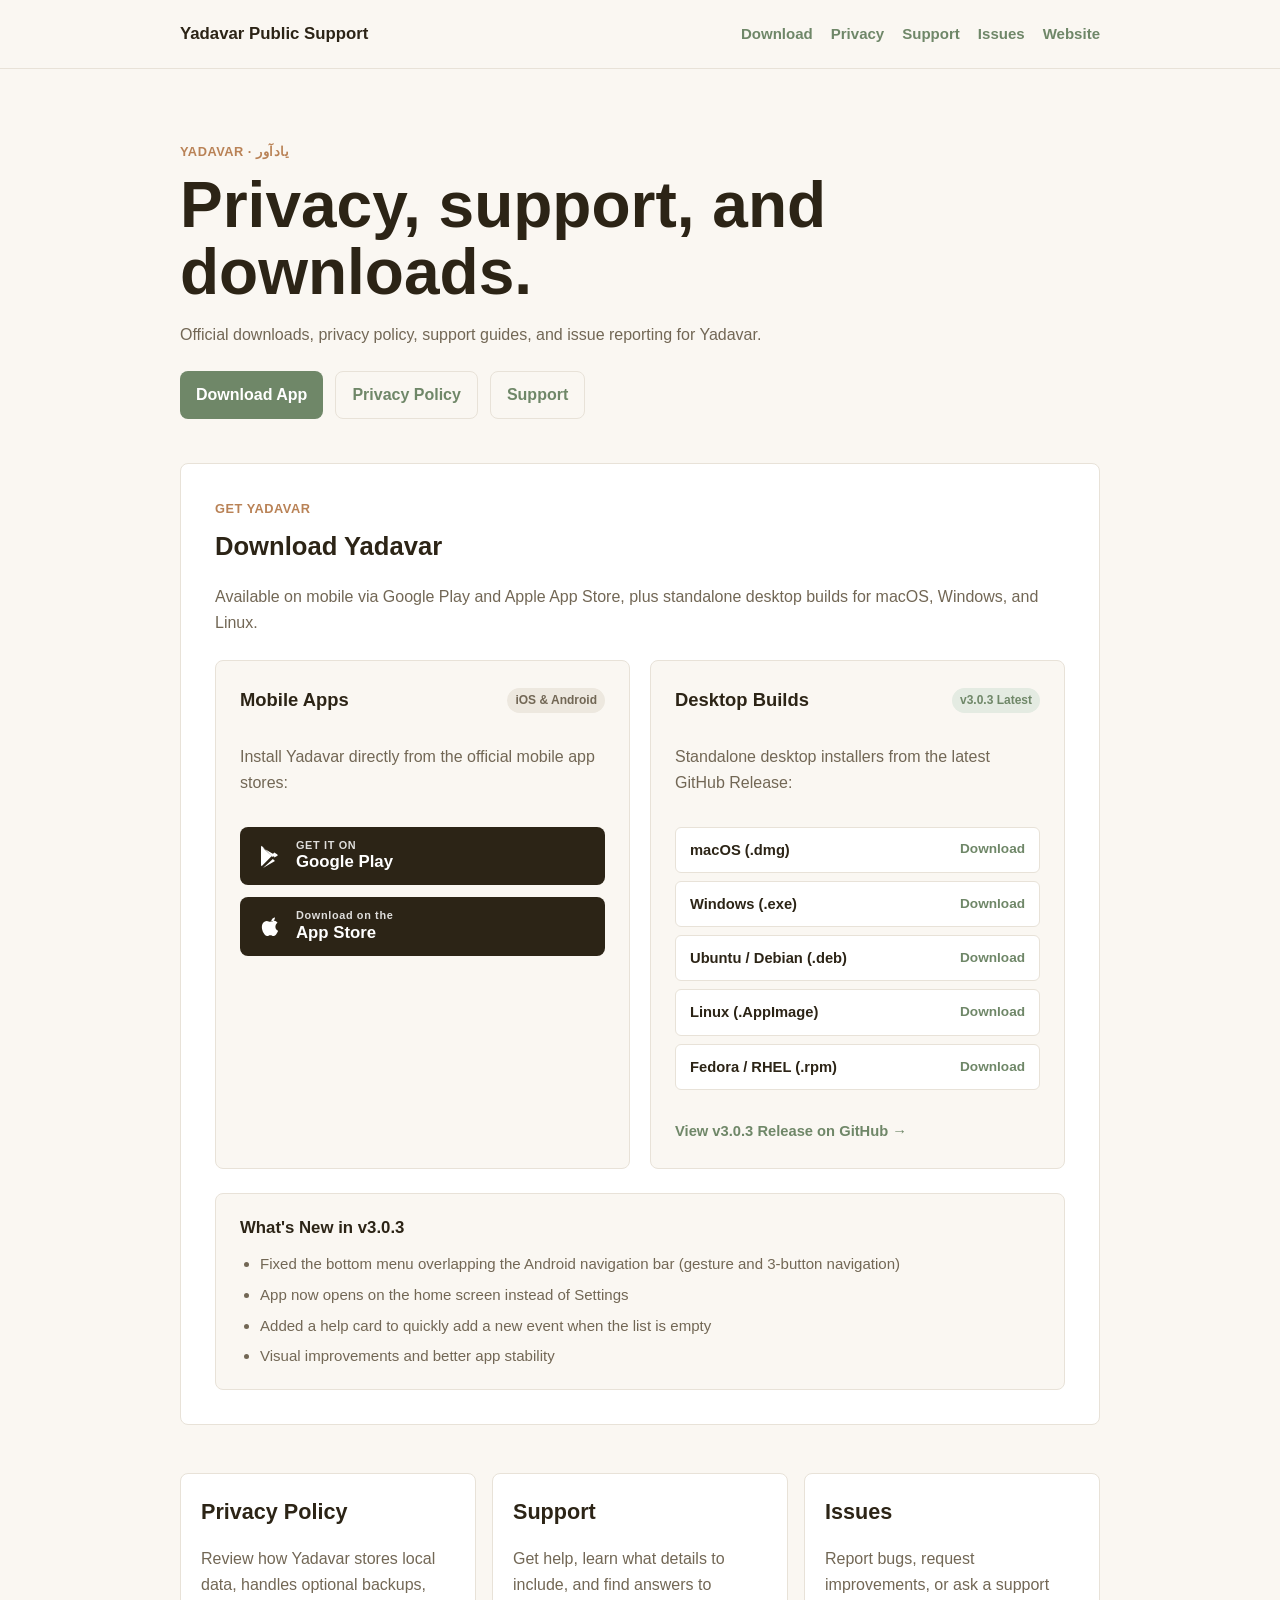
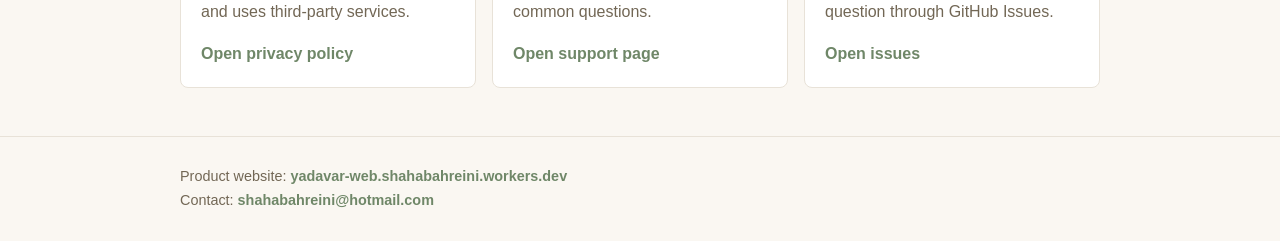
<file: index.html>
<!DOCTYPE html>
<html lang="en">

<head>
  <meta charset="UTF-8" />
  <meta name="viewport" content="width=device-width, initial-scale=1.0" />
  <meta name="description" content="Public support, privacy policy, and issue reporting for Yadavar." />
  <title>Yadavar Public Support</title>
  <link rel="stylesheet" href="./styles.css" />
</head>

<body>
  <header class="nav">
    <div class="wrap nav-inner">
      <a class="brand" href="./index.html">Yadavar Public Support</a>
      <nav class="links">
        <a href="#download">Download</a>
        <a href="./privacy.html">Privacy</a>
        <a href="./support.html">Support</a>
        <a href="https://github.com/shahabahreini/yadavar-privacy/issues">Issues</a>
        <a href="https://yadavar-web.shahabahreini.workers.dev/">Website</a>
      </nav>
    </div>
  </header>

  <main class="wrap">
    <section class="hero">
      <div class="eyebrow">Yadavar · یادآور</div>
      <h1>Privacy, support, and downloads.</h1>
      <p>Official downloads, privacy policy, support guides, and issue reporting for Yadavar.</p>
      <div class="actions">
        <a class="button" href="#download">Download App</a>
        <a class="button secondary" href="./privacy.html">Privacy Policy</a>
        <a class="button secondary" href="./support.html">Support</a>
      </div>
    </section>

    <section id="download" class="content download-section">
      <div class="download-header">
        <div class="eyebrow">Get Yadavar</div>
        <h2>Download Yadavar</h2>
        <p>Available on mobile via Google Play and Apple App Store, plus standalone desktop builds for macOS, Windows, and Linux.</p>
      </div>

      <div class="download-grid">
        <article class="download-card">
          <div class="download-card-header">
            <h3>Mobile Apps</h3>
            <span class="badge">iOS &amp; Android</span>
          </div>
          <p>Install Yadavar directly from the official mobile app stores:</p>
          <div class="store-buttons">
            <a class="store-button" href="https://play.google.com/store/apps/details?id=com.yadavar.app" target="_blank" rel="noopener noreferrer">
              <svg width="24" height="24" viewBox="0 0 24 24" fill="currentColor" aria-hidden="true">
                <path d="M3.609 1.814L13.792 12 3.61 22.186c-.37-.367-.61-.925-.61-1.637V3.451c0-.712.24-1.27.609-1.637zm11.242 11.244l2.122-2.122-11.96-6.84 9.838 8.962zm0 1.884l-9.838 8.962 11.96-6.84-2.122-2.122zm1.414-1.414l2.766-1.582c.866-.495.866-1.305 0-1.8l-2.766-1.582-2.062 2.062 2.062 2.102z"/>
              </svg>
              <div class="store-text">
                <span class="store-label">GET IT ON</span>
                <span class="store-name">Google Play</span>
              </div>
            </a>
            <a class="store-button" href="https://apps.apple.com/us/app/yadavar/id6786910689" target="_blank" rel="noopener noreferrer">
              <svg width="24" height="24" viewBox="0 0 24 24" fill="currentColor" aria-hidden="true">
                <path d="M18.71 19.5c-.83 1.24-1.71 2.45-3.05 2.47-1.34.03-1.77-.79-3.29-.79-1.53 0-2 .77-3.27.82-1.31.05-2.3-1.32-3.14-2.53C4.25 17 2.94 12.45 4.7 9.39c.87-1.52 2.43-2.48 4.12-2.51 1.28-.02 2.5.87 3.29.87.78 0 2.26-1.07 3.81-.91.65.03 2.47.26 3.64 1.98-.09.06-2.17 1.28-2.15 3.81.03 3.02 2.65 4.03 2.68 4.04-.03.07-.42 1.44-1.38 2.83M15.97 6.37c.61-.75 1.04-1.8 0.92-2.85-.9.04-2 .6-2.65 1.36-.58.67-1.09 1.74-.95 2.77 1.01.08 2.06-.52 2.68-1.28z"/>
              </svg>
              <div class="store-text">
                <span class="store-label">Download on the</span>
                <span class="store-name">App Store</span>
              </div>
            </a>
          </div>
        </article>

        <article class="download-card">
          <div class="download-card-header">
            <h3>Desktop Builds</h3>
            <span class="badge badge-accent">v3.0.3 Latest</span>
          </div>
          <p>Standalone desktop installers from the latest GitHub Release:</p>
          <ul class="asset-list">
            <li>
              <a class="asset-link" href="https://github.com/shahabahreini/yadavar-privacy/releases/download/v3.0.3/Yadavar-3.0.3-MacOS.dmg">
                <span class="platform">macOS (.dmg)</span>
                <span class="download-action">Download</span>
              </a>
            </li>
            <li>
              <a class="asset-link" href="https://github.com/shahabahreini/yadavar-privacy/releases/download/v3.0.3/Yadavar-3.0.3-Windows.exe">
                <span class="platform">Windows (.exe)</span>
                <span class="download-action">Download</span>
              </a>
            </li>
            <li>
              <a class="asset-link" href="https://github.com/shahabahreini/yadavar-privacy/releases/download/v3.0.3/Yadavar-3.0.3-Ubuntu.deb">
                <span class="platform">Ubuntu / Debian (.deb)</span>
                <span class="download-action">Download</span>
              </a>
            </li>
            <li>
              <a class="asset-link" href="https://github.com/shahabahreini/yadavar-privacy/releases/download/v3.0.3/Yadavar-3.0.3.AppImage">
                <span class="platform">Linux (.AppImage)</span>
                <span class="download-action">Download</span>
              </a>
            </li>
            <li>
              <a class="asset-link" href="https://github.com/shahabahreini/yadavar-privacy/releases/download/v3.0.3/yadavar-3.0.3.x86_64.rpm">
                <span class="platform">Fedora / RHEL (.rpm)</span>
                <span class="download-action">Download</span>
              </a>
            </li>
          </ul>
          <div class="release-footer">
            <a href="https://github.com/shahabahreini/yadavar-privacy/releases/tag/v3.0.3" target="_blank" rel="noopener noreferrer">
              View v3.0.3 Release on GitHub &rarr;
            </a>
          </div>
        </article>
      </div>

      <div class="release-notes-box">
        <h3>What's New in v3.0.3</h3>
        <ul>
          <li>Fixed the bottom menu overlapping the Android navigation bar (gesture and 3-button navigation)</li>
          <li>App now opens on the home screen instead of Settings</li>
          <li>Added a help card to quickly add a new event when the list is empty</li>
          <li>Visual improvements and better app stability</li>
        </ul>
      </div>
    </section>

    <section class="grid">
      <article class="card">
        <h2>Privacy Policy</h2>
        <p>Review how Yadavar stores local data, handles optional backups, and uses third-party services.</p>
        <a href="./privacy.html">Open privacy policy</a>
      </article>
      <article class="card">
        <h2>Support</h2>
        <p>Get help, learn what details to include, and find answers to common questions.</p>
        <a href="./support.html">Open support page</a>
      </article>
      <article class="card">
        <h2>Issues</h2>
        <p>Report bugs, request improvements, or ask a support question through GitHub Issues.</p>
        <a href="https://github.com/shahabahreini/yadavar-privacy/issues">Open issues</a>
      </article>
    </section>
  </main>

  <footer class="footer">
    <div class="wrap">
      Product website: <a href="https://yadavar-web.shahabahreini.workers.dev/">yadavar-web.shahabahreini.workers.dev</a>
      <br />
      Contact: <a href="mailto:shahabahreini@hotmail.com">shahabahreini@hotmail.com</a>
    </div>
  </footer>
</body>

</html>
</file>
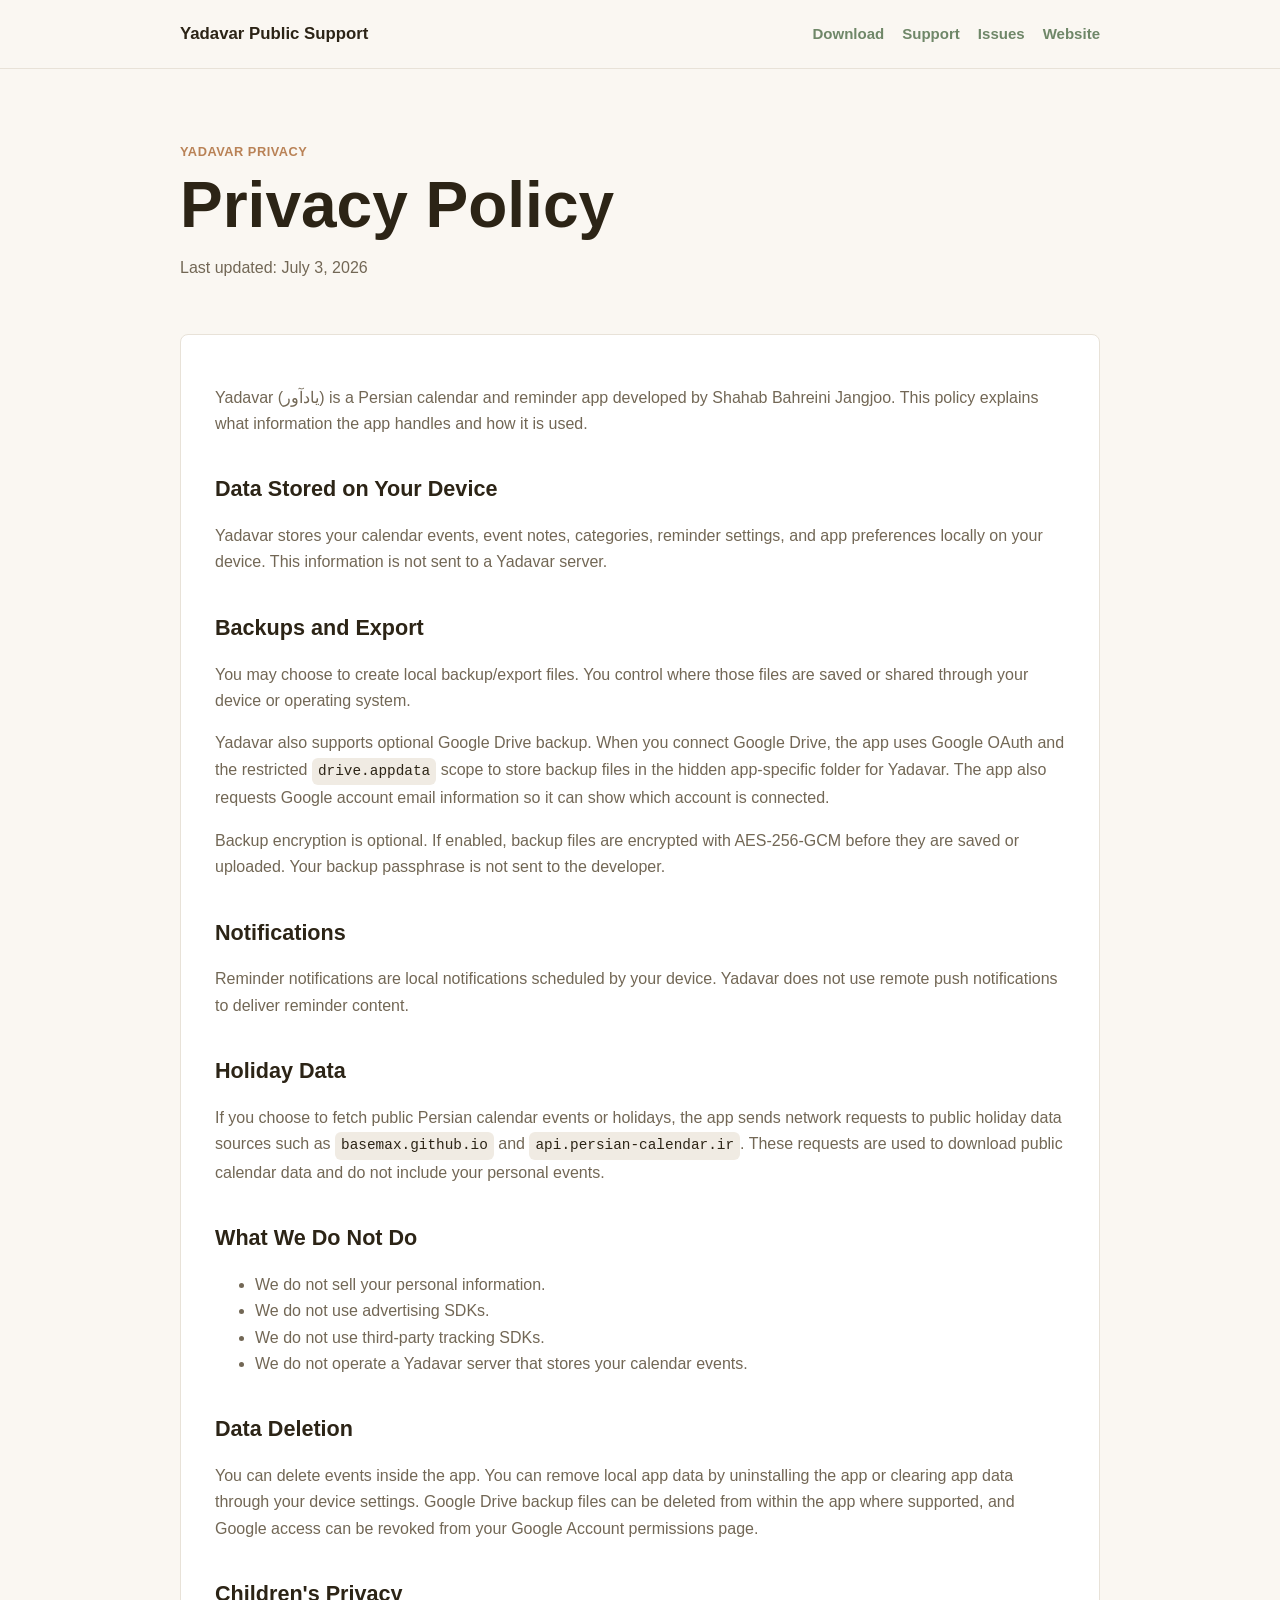
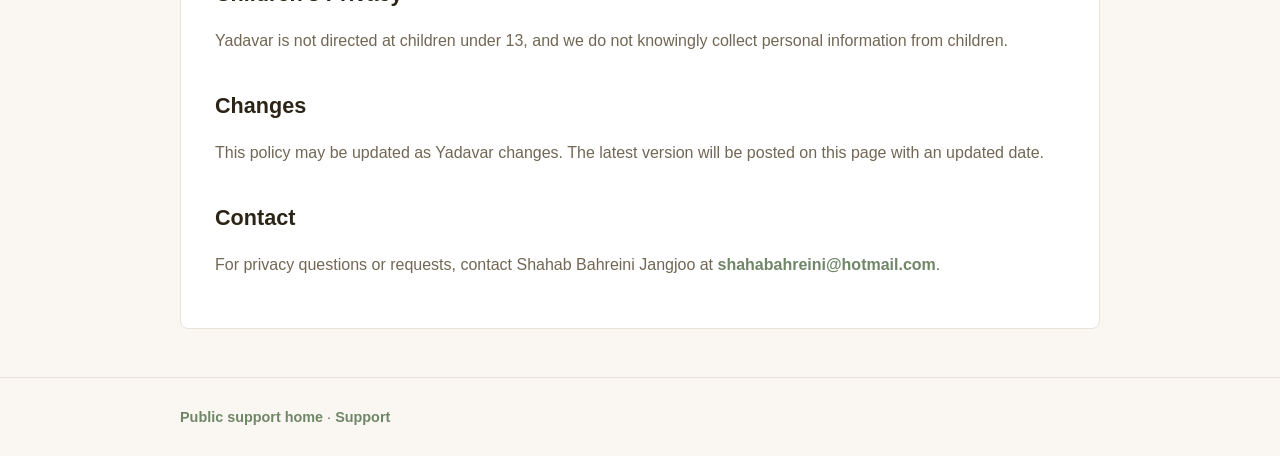
<file: privacy.html>
<!DOCTYPE html>
<html lang="en">

<head>
  <meta charset="UTF-8" />
  <meta name="viewport" content="width=device-width, initial-scale=1.0" />
  <meta name="description" content="Privacy Policy for Yadavar." />
  <title>Privacy Policy | Yadavar</title>
  <link rel="stylesheet" href="./styles.css" />
</head>

<body>
  <header class="nav">
    <div class="wrap nav-inner">
      <a class="brand" href="./index.html">Yadavar Public Support</a>
      <nav class="links">
        <a href="./index.html#download">Download</a>
        <a href="./support.html">Support</a>
        <a href="https://github.com/shahabahreini/yadavar-privacy/issues">Issues</a>
        <a href="https://yadavar-web.shahabahreini.workers.dev/">Website</a>
      </nav>
    </div>
  </header>

  <main class="wrap">
    <section class="hero">
      <div class="eyebrow">Yadavar Privacy</div>
      <h1>Privacy Policy</h1>
      <p>Last updated: July 3, 2026</p>
    </section>

    <section class="content">
      <p>Yadavar (یادآور) is a Persian calendar and reminder app developed by Shahab Bahreini Jangjoo. This policy explains what information the app handles and how it is used.</p>

      <h2>Data Stored on Your Device</h2>
      <p>Yadavar stores your calendar events, event notes, categories, reminder settings, and app preferences locally on your device. This information is not sent to a Yadavar server.</p>

      <h2>Backups and Export</h2>
      <p>You may choose to create local backup/export files. You control where those files are saved or shared through your device or operating system.</p>
      <p>Yadavar also supports optional Google Drive backup. When you connect Google Drive, the app uses Google OAuth and the restricted <code>drive.appdata</code> scope to store backup files in the hidden app-specific folder for Yadavar. The app also requests Google account email information so it can show which account is connected.</p>
      <p>Backup encryption is optional. If enabled, backup files are encrypted with AES-256-GCM before they are saved or uploaded. Your backup passphrase is not sent to the developer.</p>

      <h2>Notifications</h2>
      <p>Reminder notifications are local notifications scheduled by your device. Yadavar does not use remote push notifications to deliver reminder content.</p>

      <h2>Holiday Data</h2>
      <p>If you choose to fetch public Persian calendar events or holidays, the app sends network requests to public holiday data sources such as <code>basemax.github.io</code> and <code>api.persian-calendar.ir</code>. These requests are used to download public calendar data and do not include your personal events.</p>

      <h2>What We Do Not Do</h2>
      <ul>
        <li>We do not sell your personal information.</li>
        <li>We do not use advertising SDKs.</li>
        <li>We do not use third-party tracking SDKs.</li>
        <li>We do not operate a Yadavar server that stores your calendar events.</li>
      </ul>

      <h2>Data Deletion</h2>
      <p>You can delete events inside the app. You can remove local app data by uninstalling the app or clearing app data through your device settings. Google Drive backup files can be deleted from within the app where supported, and Google access can be revoked from your Google Account permissions page.</p>

      <h2>Children's Privacy</h2>
      <p>Yadavar is not directed at children under 13, and we do not knowingly collect personal information from children.</p>

      <h2>Changes</h2>
      <p>This policy may be updated as Yadavar changes. The latest version will be posted on this page with an updated date.</p>

      <h2>Contact</h2>
      <p>For privacy questions or requests, contact Shahab Bahreini Jangjoo at <a href="mailto:shahabahreini@hotmail.com">shahabahreini@hotmail.com</a>.</p>
    </section>
  </main>

  <footer class="footer">
    <div class="wrap">
      <a href="./index.html">Public support home</a> · <a href="./support.html">Support</a>
    </div>
  </footer>
</body>

</html>
</file>
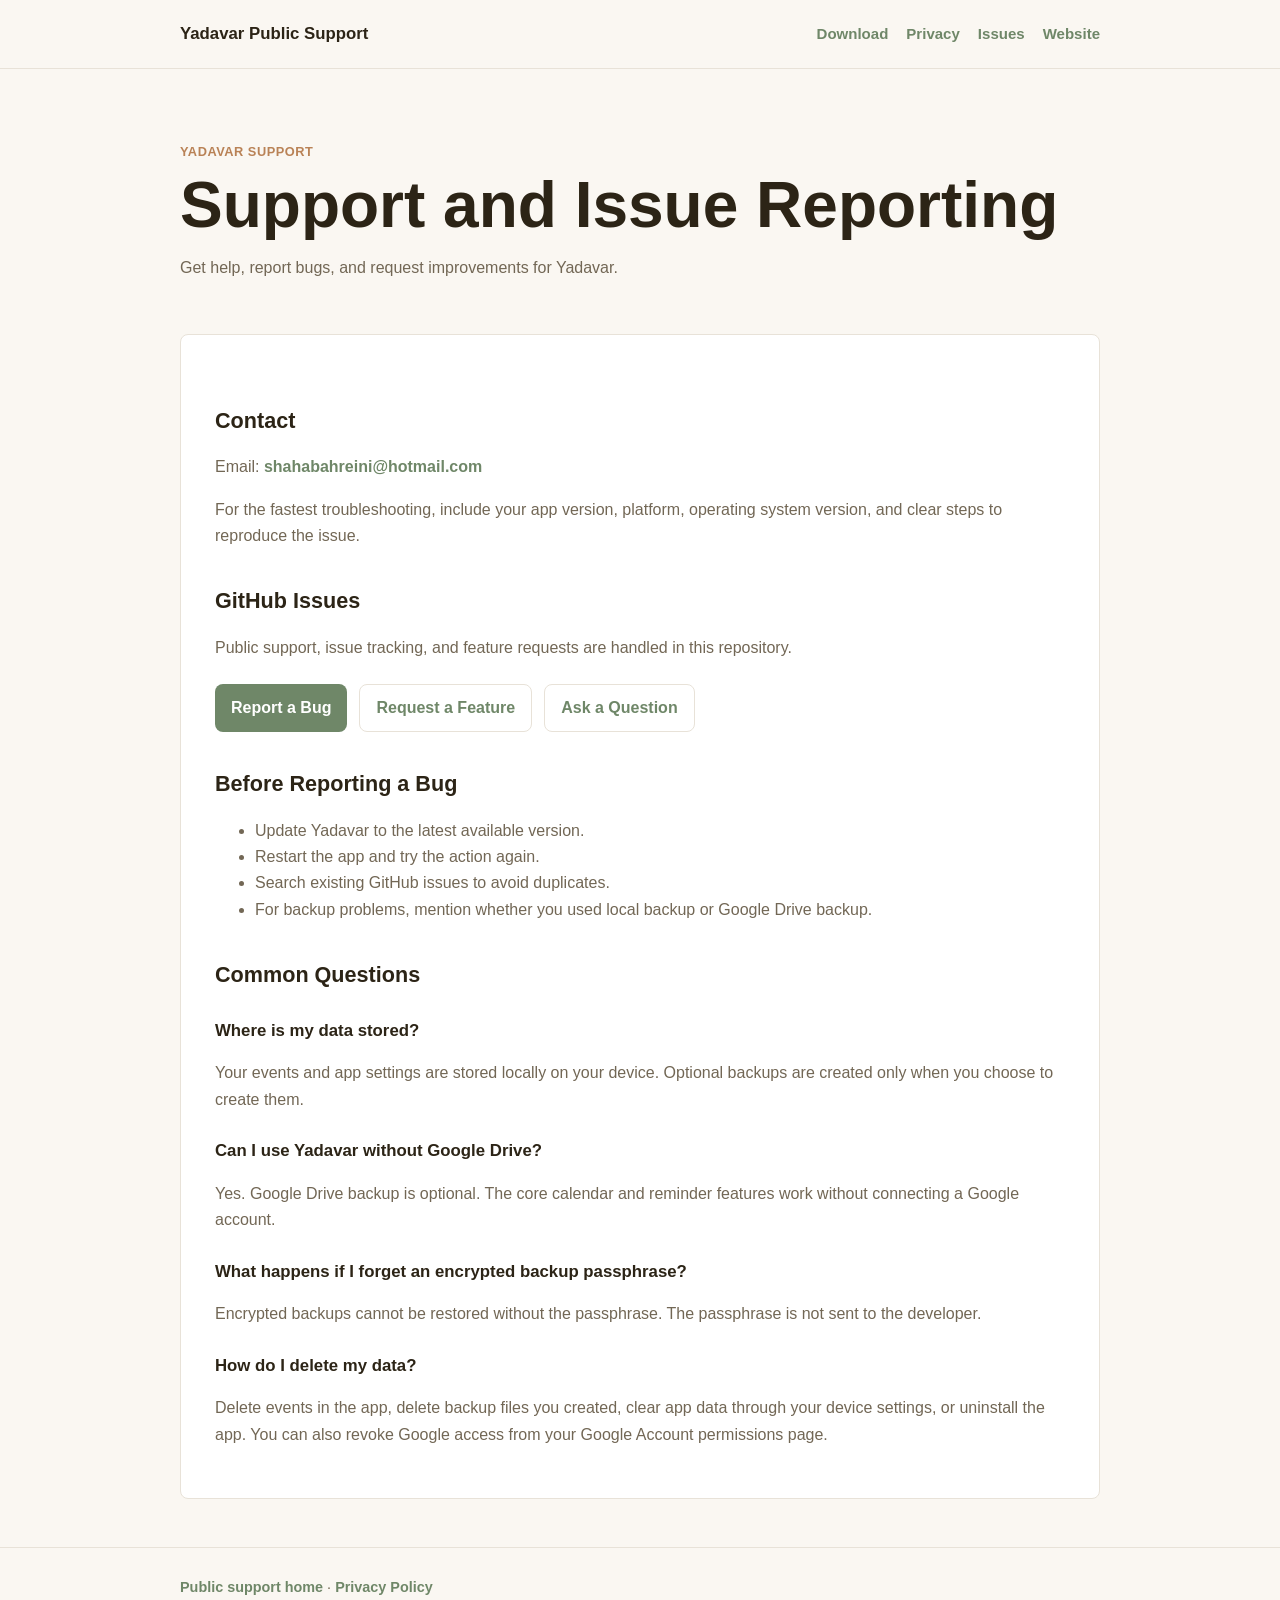
<file: support.html>
<!DOCTYPE html>
<html lang="en">

<head>
  <meta charset="UTF-8" />
  <meta name="viewport" content="width=device-width, initial-scale=1.0" />
  <meta name="description" content="Support and issue reporting for Yadavar." />
  <title>Support | Yadavar</title>
  <link rel="stylesheet" href="./styles.css" />
</head>

<body>
  <header class="nav">
    <div class="wrap nav-inner">
      <a class="brand" href="./index.html">Yadavar Public Support</a>
      <nav class="links">
        <a href="./index.html#download">Download</a>
        <a href="./privacy.html">Privacy</a>
        <a href="https://github.com/shahabahreini/yadavar-privacy/issues">Issues</a>
        <a href="https://yadavar-web.shahabahreini.workers.dev/">Website</a>
      </nav>
    </div>
  </header>

  <main class="wrap">
    <section class="hero">
      <div class="eyebrow">Yadavar Support</div>
      <h1>Support and Issue Reporting</h1>
      <p>Get help, report bugs, and request improvements for Yadavar.</p>
    </section>

    <section class="content">
      <h2>Contact</h2>
      <p>Email: <a href="mailto:shahabahreini@hotmail.com">shahabahreini@hotmail.com</a></p>
      <p>For the fastest troubleshooting, include your app version, platform, operating system version, and clear steps to reproduce the issue.</p>

      <h2>GitHub Issues</h2>
      <p>Public support, issue tracking, and feature requests are handled in this repository.</p>
      <div class="actions">
        <a class="button" href="https://github.com/shahabahreini/yadavar-privacy/issues/new?template=bug_report.md">Report a Bug</a>
        <a class="button secondary" href="https://github.com/shahabahreini/yadavar-privacy/issues/new?template=feature_request.md">Request a Feature</a>
        <a class="button secondary" href="https://github.com/shahabahreini/yadavar-privacy/issues/new?template=support_question.md">Ask a Question</a>
      </div>

      <h2>Before Reporting a Bug</h2>
      <ul>
        <li>Update Yadavar to the latest available version.</li>
        <li>Restart the app and try the action again.</li>
        <li>Search existing GitHub issues to avoid duplicates.</li>
        <li>For backup problems, mention whether you used local backup or Google Drive backup.</li>
      </ul>

      <h2>Common Questions</h2>
      <h3>Where is my data stored?</h3>
      <p>Your events and app settings are stored locally on your device. Optional backups are created only when you choose to create them.</p>

      <h3>Can I use Yadavar without Google Drive?</h3>
      <p>Yes. Google Drive backup is optional. The core calendar and reminder features work without connecting a Google account.</p>

      <h3>What happens if I forget an encrypted backup passphrase?</h3>
      <p>Encrypted backups cannot be restored without the passphrase. The passphrase is not sent to the developer.</p>

      <h3>How do I delete my data?</h3>
      <p>Delete events in the app, delete backup files you created, clear app data through your device settings, or uninstall the app. You can also revoke Google access from your Google Account permissions page.</p>
    </section>
  </main>

  <footer class="footer">
    <div class="wrap">
      <a href="./index.html">Public support home</a> · <a href="./privacy.html">Privacy Policy</a>
    </div>
  </footer>
</body>

</html>
</file>
<file: styles.css>
:root {
  --bg: #faf7f2;
  --panel: #ffffff;
  --text: #2c2416;
  --muted: #726755;
  --border: #e8e2d8;
  --sage: #6f8768;
  --warm: #b98256;
  --sky: #6f8da8;
}

* {
  box-sizing: border-box;
}

body {
  margin: 0;
  font-family: -apple-system, BlinkMacSystemFont, "Segoe UI", sans-serif;
  line-height: 1.65;
  color: var(--text);
  background: var(--bg);
}

a {
  color: var(--sage);
  font-weight: 700;
  text-decoration: none;
}

a:hover {
  text-decoration: underline;
}

.wrap {
  width: min(920px, calc(100% - 32px));
  margin: 0 auto;
}

.nav {
  border-bottom: 1px solid var(--border);
  background: rgba(250, 247, 242, 0.92);
  position: sticky;
  top: 0;
}

.nav-inner {
  min-height: 68px;
  display: flex;
  align-items: center;
  justify-content: space-between;
  gap: 20px;
}

.brand {
  font-size: 1.05rem;
  font-weight: 800;
  color: var(--text);
}

.links {
  display: flex;
  flex-wrap: wrap;
  gap: 18px;
  font-size: 0.94rem;
}

.hero {
  padding: 72px 0 36px;
}

.eyebrow {
  color: var(--warm);
  font-weight: 800;
  letter-spacing: 0.04em;
  text-transform: uppercase;
  font-size: 0.8rem;
}

h1 {
  margin: 10px 0 14px;
  font-size: clamp(2.1rem, 7vw, 4rem);
  line-height: 1.05;
}

h2 {
  margin: 34px 0 10px;
  font-size: 1.35rem;
}

h3 {
  margin: 24px 0 8px;
  font-size: 1.05rem;
}

p,
li {
  color: var(--muted);
}

code {
  display: inline-block;
  padding: 2px 6px;
  border-radius: 6px;
  background: #f0ebe3;
  color: var(--text);
  font-family: ui-monospace, SFMono-Regular, Menlo, Monaco, Consolas, monospace;
  font-size: 0.9em;
}

.grid {
  display: grid;
  grid-template-columns: repeat(3, 1fr);
  gap: 16px;
  margin: 30px 0 48px;
}

.card {
  background: var(--panel);
  border: 1px solid var(--border);
  border-radius: 8px;
  padding: 20px;
}

.card h2 {
  margin-top: 0;
}

.content {
  background: var(--panel);
  border: 1px solid var(--border);
  border-radius: 8px;
  padding: 34px;
  margin-bottom: 48px;
}

.actions {
  display: flex;
  flex-wrap: wrap;
  gap: 12px;
  margin-top: 22px;
}

.button {
  display: inline-flex;
  align-items: center;
  justify-content: center;
  min-height: 44px;
  padding: 10px 16px;
  border-radius: 8px;
  background: var(--sage);
  color: #fff;
  font-weight: 800;
}

.button.secondary {
  background: transparent;
  color: var(--sage);
  border: 1px solid var(--border);
}

.footer {
  border-top: 1px solid var(--border);
  padding: 28px 0;
  color: var(--muted);
  font-size: 0.9rem;
}

/* Download Section */
.download-section {
  margin-top: 8px;
}

.download-header {
  margin-bottom: 24px;
}

.download-header h2 {
  margin: 6px 0 8px;
  font-size: 1.6rem;
}

.download-grid {
  display: grid;
  grid-template-columns: repeat(2, 1fr);
  gap: 20px;
  margin-bottom: 24px;
}

.download-card {
  background: var(--bg);
  border: 1px solid var(--border);
  border-radius: 8px;
  padding: 24px;
  display: flex;
  flex-direction: column;
}

.download-card-header {
  display: flex;
  align-items: center;
  justify-content: space-between;
  gap: 12px;
  margin-bottom: 12px;
}

.download-card-header h3 {
  margin: 0;
  font-size: 1.15rem;
  color: var(--text);
}

.badge {
  display: inline-flex;
  align-items: center;
  padding: 3px 8px;
  border-radius: 999px;
  font-size: 0.75rem;
  font-weight: 700;
  background: #ede8df;
  color: var(--muted);
}

.badge-accent {
  background: #e4ebe2;
  color: var(--sage);
}

.store-buttons {
  display: flex;
  flex-direction: column;
  gap: 12px;
  margin-top: 14px;
}

.store-button {
  display: flex;
  align-items: center;
  gap: 14px;
  background: var(--text);
  color: #ffffff;
  padding: 12px 18px;
  border-radius: 8px;
  text-decoration: none;
  transition: opacity 0.2s ease, transform 0.15s ease;
}

.store-button:hover {
  opacity: 0.92;
  text-decoration: none;
  transform: translateY(-1px);
}

.store-button svg {
  flex-shrink: 0;
}

.store-text {
  display: flex;
  flex-direction: column;
  line-height: 1.25;
}

.store-label {
  font-size: 0.68rem;
  font-weight: 600;
  letter-spacing: 0.06em;
  opacity: 0.85;
}

.store-name {
  font-size: 1.05rem;
  font-weight: 700;
}

.asset-list {
  list-style: none;
  padding: 0;
  margin: 14px 0;
  display: flex;
  flex-direction: column;
  gap: 8px;
}

.asset-link {
  display: flex;
  align-items: center;
  justify-content: space-between;
  padding: 10px 14px;
  background: var(--panel);
  border: 1px solid var(--border);
  border-radius: 6px;
  color: var(--text);
  font-size: 0.92rem;
  font-weight: 600;
  transition: border-color 0.2s ease, background 0.2s ease;
}

.asset-link:hover {
  border-color: var(--sage);
  background: #fdfcfb;
  text-decoration: none;
}

.asset-link .platform {
  color: var(--text);
}

.asset-link .download-action {
  color: var(--sage);
  font-size: 0.85rem;
  font-weight: 700;
}

.release-footer {
  margin-top: auto;
  padding-top: 14px;
}

.release-footer a {
  font-size: 0.92rem;
}

.release-notes-box {
  background: var(--bg);
  border: 1px solid var(--border);
  border-radius: 8px;
  padding: 20px 24px;
}

.release-notes-box h3 {
  margin-top: 0;
  margin-bottom: 10px;
  font-size: 1.05rem;
  color: var(--text);
}

.release-notes-box ul {
  margin: 0;
  padding-left: 20px;
}

.release-notes-box li {
  margin-bottom: 6px;
  font-size: 0.94rem;
}

.release-notes-box li:last-child {
  margin-bottom: 0;
}

@media (max-width: 720px) {
  .nav-inner {
    align-items: flex-start;
    flex-direction: column;
    padding: 16px 0;
  }

  .grid,
  .download-grid {
    grid-template-columns: 1fr;
  }

  .content {
    padding: 22px;
  }
}
</file>
